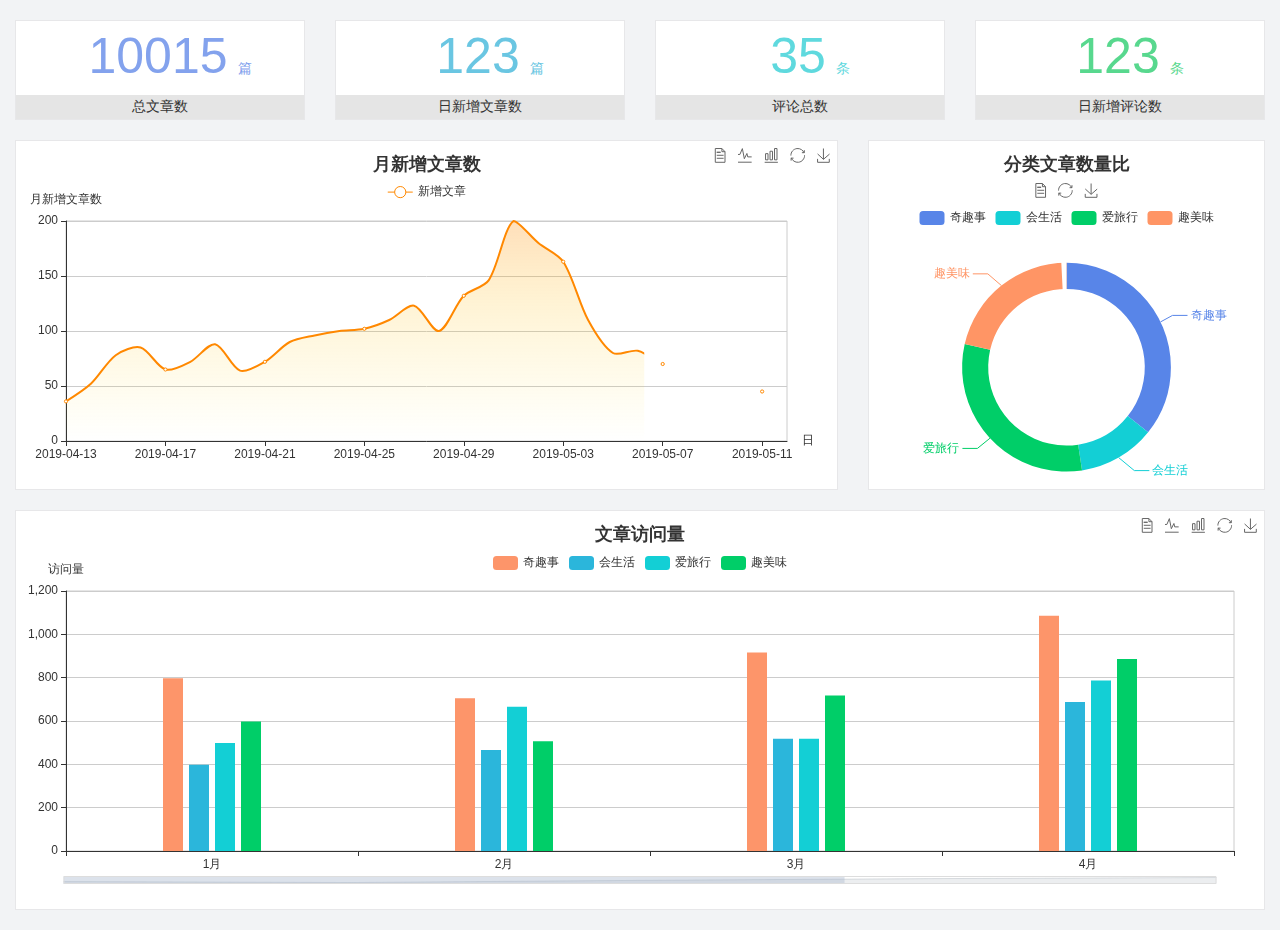
<file: home/dashboard.html>
<!DOCTYPE html>
<html lang="en">

<head>
  <meta charset="UTF-8">
  <meta name="viewport" content="width=device-width, initial-scale=1.0">
  <meta http-equiv="X-UA-Compatible" content="ie=edge">
  <title>图表统计</title>
  <link rel="stylesheet" href="../assets/lib/bootstrap.css" />
  <link rel="stylesheet" href="../assets/lib/main.css" />
  <script src="../assets/lib/jquery.js"></script>
  <script type="text/javascript" src="../assets/lib/echarts.min.js"></script>
</head>

<body>
  <div class="container-fluid">
    <div class="row spannel_list">
      <div class="col-sm-3 col-xs-6">
        <div class="spannel">
          <em>10015</em><span>篇</span>
          <b>总文章数</b>
        </div>
      </div>
      <div class="col-sm-3 col-xs-6">
        <div class="spannel scolor01">
          <em>123</em><span>篇</span>
          <b>日新增文章数</b>
        </div>
      </div>
      <div class="col-sm-3 col-xs-6">
        <div class="spannel scolor02">
          <em>35</em><span>条</span>
          <b>评论总数</b>
        </div>
      </div>
      <div class="col-sm-3 col-xs-6">
        <div class="spannel scolor03">
          <em>123</em><span>条</span>
          <b>日新增评论数</b>
        </div>
      </div>
    </div>
  </div>

  <div class="container-fluid">
    <div class="row curve-pie">
      <div class="col-lg-8 col-md-8">
        <div class="gragh_pannel" id="curve_show"></div>
      </div>
      <div class="col-lg-4 col-md-4">
        <div class="gragh_pannel" id="pie_show"></div>
      </div>
    </div>
  </div>

  <div class="container-fluid">
    <div class="column_pannel" id="column_show"></div>
  </div>

  <script>
    var oChart = echarts.init(document.getElementById('curve_show'));
    var aList_all = [
      { 'count': 36, 'date': '2019-04-13' },
      { 'count': 52, 'date': '2019-04-14' },
      { 'count': 78, 'date': '2019-04-15' },
      { 'count': 85, 'date': '2019-04-16' },
      { 'count': 65, 'date': '2019-04-17' },
      { 'count': 72, 'date': '2019-04-18' },
      { 'count': 88, 'date': '2019-04-19' },
      { 'count': 64, 'date': '2019-04-20' },
      { 'count': 72, 'date': '2019-04-21' },
      { 'count': 90, 'date': '2019-04-22' },
      { 'count': 96, 'date': '2019-04-23' },
      { 'count': 100, 'date': '2019-04-24' },
      { 'count': 102, 'date': '2019-04-25' },
      { 'count': 110, 'date': '2019-04-26' },
      { 'count': 123, 'date': '2019-04-27' },
      { 'count': 100, 'date': '2019-04-28' },
      { 'count': 132, 'date': '2019-04-29' },
      { 'count': 146, 'date': '2019-04-30' },
      { 'count': 200, 'date': '2019-05-01' },
      { 'count': 180, 'date': '2019-05-02' },
      { 'count': 163, 'date': '2019-05-03' },
      { 'count': 110, 'date': '2019-05-04' },
      { 'count': 80, 'date': '2019-05-05' },
      { 'count': 82, 'date': '2019-05-06' },
      { 'count': 70, 'date': '2019-05-07' },
      { 'count': 65, 'date': '2019-05-08' },
      { 'count': 54, 'date': '2019-05-09' },
      { 'count': 40, 'date': '2019-05-10' },
      { 'count': 45, 'date': '2019-05-11' },
      { 'count': 38, 'date': '2019-05-12' },
    ];

    let aCount = [];
    let aDate = [];

    for (var i = 0; i < aList_all.length; i++) {
      aCount.push(aList_all[i].count);
      aDate.push(aList_all[i].date);
    }

    var chartopt = {
      title: {
        text: '月新增文章数',
        left: 'center',
        top: '10'
      },
      tooltip: {
        trigger: 'axis'
      },
      legend: {
        data: ['新增文章'],
        top: '40'
      },
      toolbox: {
        show: true,
        feature: {
          mark: { show: true },
          dataView: { show: true, readOnly: false },
          magicType: { show: true, type: ['line', 'bar'] },
          restore: { show: true },
          saveAsImage: { show: true }
        }
      },
      calculable: true,
      xAxis: [
        {
          name: '日',
          type: 'category',
          boundaryGap: false,
          data: aDate
        }
      ],
      yAxis: [
        {
          name: '月新增文章数',
          type: 'value'
        }
      ],
      series: [
        {
          name: '新增文章',
          type: 'line',
          smooth: true,
          itemStyle: { normal: { areaStyle: { type: 'default' }, color: '#f80' }, lineStyle: { color: '#f80' } },
          data: aCount
        }],
      areaStyle: {
        normal: {
          color: new echarts.graphic.LinearGradient(0, 0, 0, 1, [{
            offset: 0,
            color: 'rgba(255,136,0,0.39)'
          }, {
            offset: .34,
            color: 'rgba(255,180,0,0.25)'
          }, {
            offset: 1,
            color: 'rgba(255,222,0,0.00)'
          }])

        }
      },
      grid: {
        show: true,
        x: 50,
        x2: 50,
        y: 80,
        height: 220
      }
    };

    oChart.setOption(chartopt);


    var oPie = echarts.init(document.getElementById('pie_show'));
    var oPieopt =
    {
      title: {
        top: 10,
        text: '分类文章数量比',
        x: 'center'
      },
      tooltip: {
        trigger: 'item',
        formatter: "{a} <br/>{b} : {c} ({d}%)"
      },
      color: ['#5885e8', '#13cfd5', '#00ce68', '#ff9565'],
      legend: {
        x: 'center',
        top: 65,
        data: ['奇趣事', '会生活', '爱旅行', '趣美味']
      },
      toolbox: {
        show: true,
        x: 'center',
        top: 35,
        feature: {
          mark: { show: true },
          dataView: { show: true, readOnly: false },
          magicType: {
            show: true,
            type: ['pie', 'funnel'],
            option: {
              funnel: {
                x: '25%',
                width: '50%',
                funnelAlign: 'left',
                max: 1548
              }
            }
          },
          restore: { show: true },
          saveAsImage: { show: true }
        }
      },
      calculable: true,
      series: [
        {
          name: '访问来源',
          type: 'pie',
          radius: ['45%', '60%'],
          center: ['50%', '65%'],
          data: [
            { value: 300, name: '奇趣事' },
            { value: 100, name: '会生活' },
            { value: 260, name: '爱旅行' },
            { value: 180, name: '趣美味' }
          ]
        }
      ]
    };
    oPie.setOption(oPieopt);



    var oColumn = this.echarts.init(document.getElementById('column_show'));
    var oColumnopt =
    {
      title: {
        text: '文章访问量',
        left: 'center',
        top: '10'
      },
      tooltip: {
        trigger: 'axis'
      },
      legend: {
        data: ['奇趣事', '会生活', '爱旅行', '趣美味'],
        top: '40'
      },
      toolbox: {
        show: true,
        feature: {
          mark: { show: true },
          dataView: { show: true, readOnly: false },
          magicType: { show: true, type: ['line', 'bar'] },
          restore: { show: true },
          saveAsImage: { show: true }
        }
      },
      calculable: true,
      xAxis: [
        {
          type: 'category',
          data: ['1月', '2月', '3月', '4月', '5月']
        }
      ],
      yAxis: [
        {
          name: '访问量',
          type: 'value'
        }
      ],
      series: [
        {
          name: '奇趣事',
          type: 'bar',
          barWidth: 20,
          itemStyle: {
            normal: { areaStyle: { type: 'default' }, color: '#fd956a' }
          },
          data: [800, 708, 920, 1090, 1200]
        },
        {
          name: '会生活',
          type: 'bar',
          barWidth: 20,
          itemStyle: {
            normal: { areaStyle: { type: 'default' }, color: '#2bb6db' }
          },
          data: [400, 468, 520, 690, 800]
        },
        {
          name: '爱旅行',
          type: 'bar',
          barWidth: 20,
          itemStyle: {
            normal: { areaStyle: { type: 'default' }, color: '#13cfd5' }
          },
          data: [500, 668, 520, 790, 900]
        },
        {
          name: '趣美味',
          type: 'bar',
          barWidth: 20,
          itemStyle: {
            normal: { areaStyle: { type: 'default' }, color: '#00ce68' }
          },
          data: [600, 508, 720, 890, 1000]
        }
      ],
      grid: {
        show: true,
        x: 50,
        x2: 30,
        y: 80,
        height: 260
      },
      dataZoom: [//给x轴设置滚动条
        {
          start: 0,//默认为0
          end: 100 - 1000 / 31,//默认为100
          type: 'slider',
          show: true,
          xAxisIndex: [0],
          handleSize: 0,//滑动条的 左右2个滑动条的大小
          height: 8,//组件高度
          left: 45, //左边的距离
          right: 50,//右边的距离
          bottom: 26,//右边的距离
          handleColor: '#ddd',//h滑动图标的颜色
          handleStyle: {
            borderColor: "#cacaca",
            borderWidth: "1",
            shadowBlur: 2,
            background: "#ddd",
            shadowColor: "#ddd",
          }
        }]
    };
    oColumn.setOption(oColumnopt);
  </script>
</body>

</html>
</file>
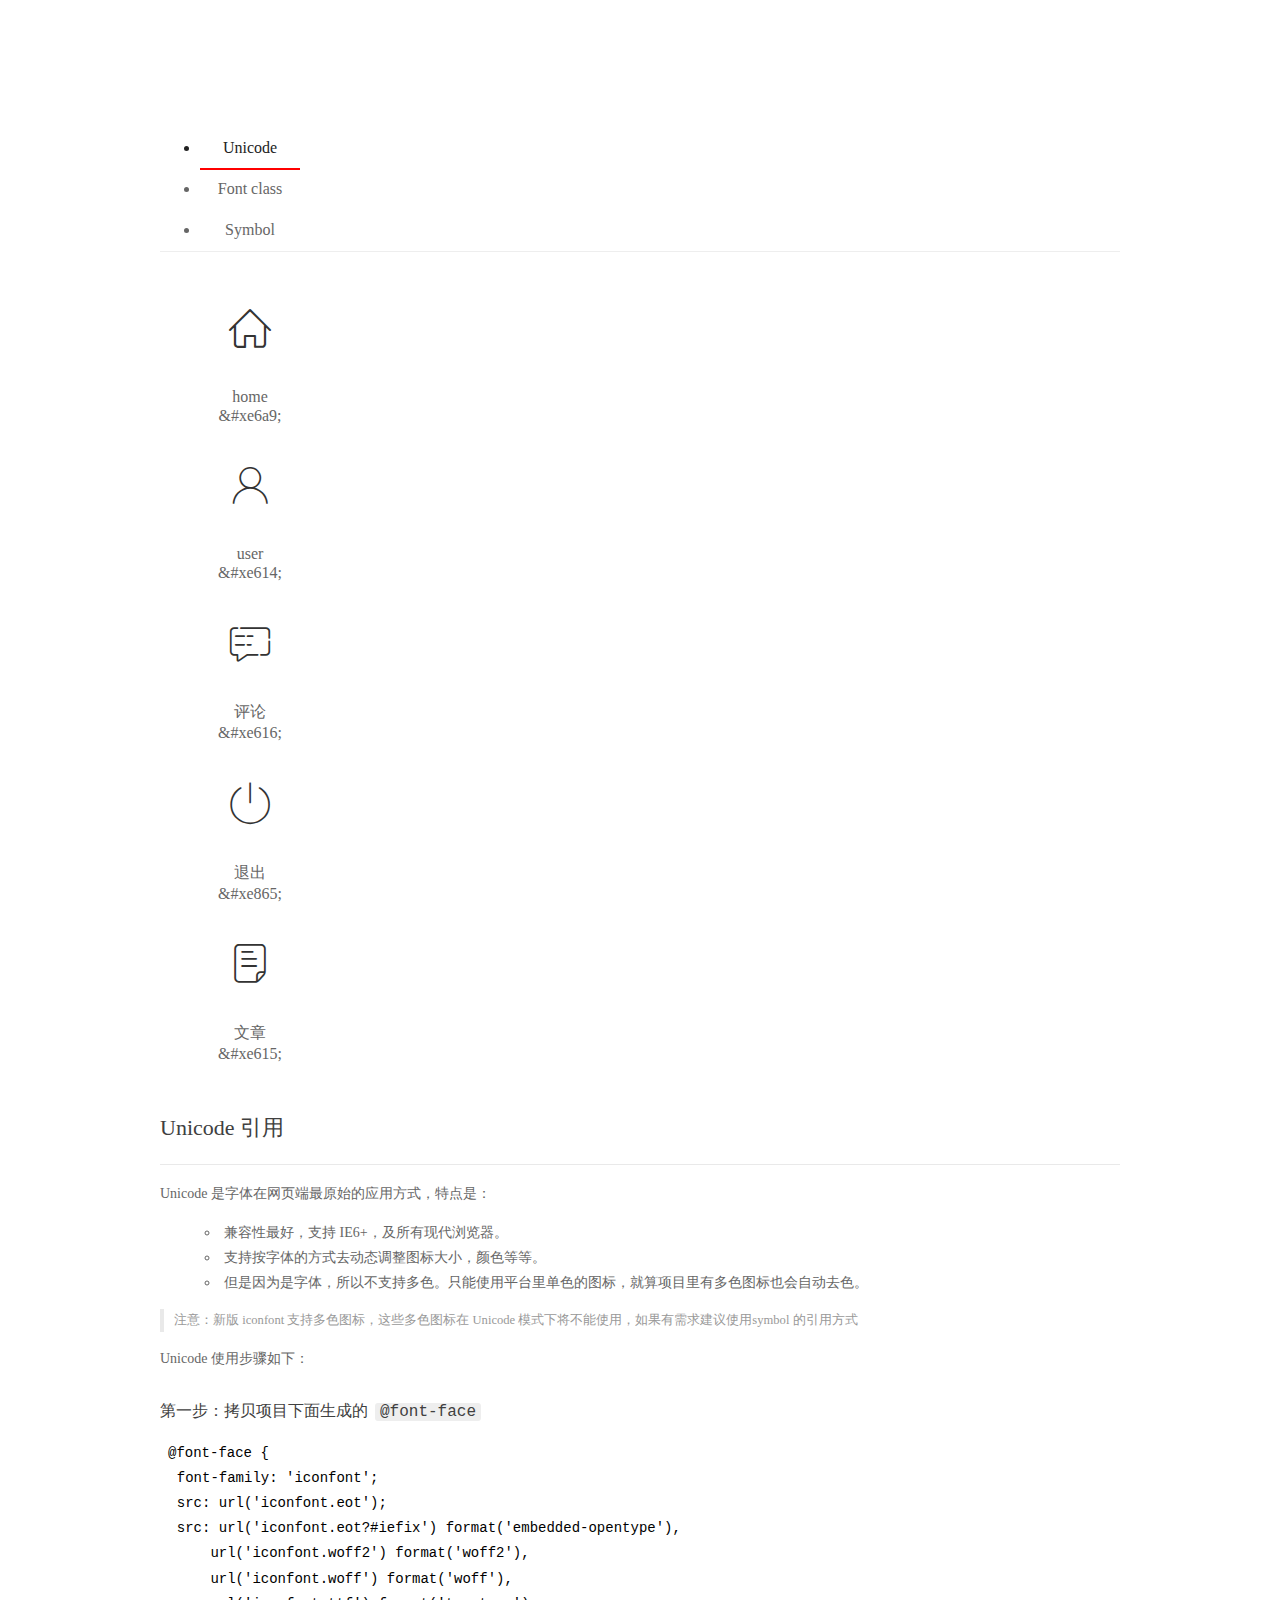
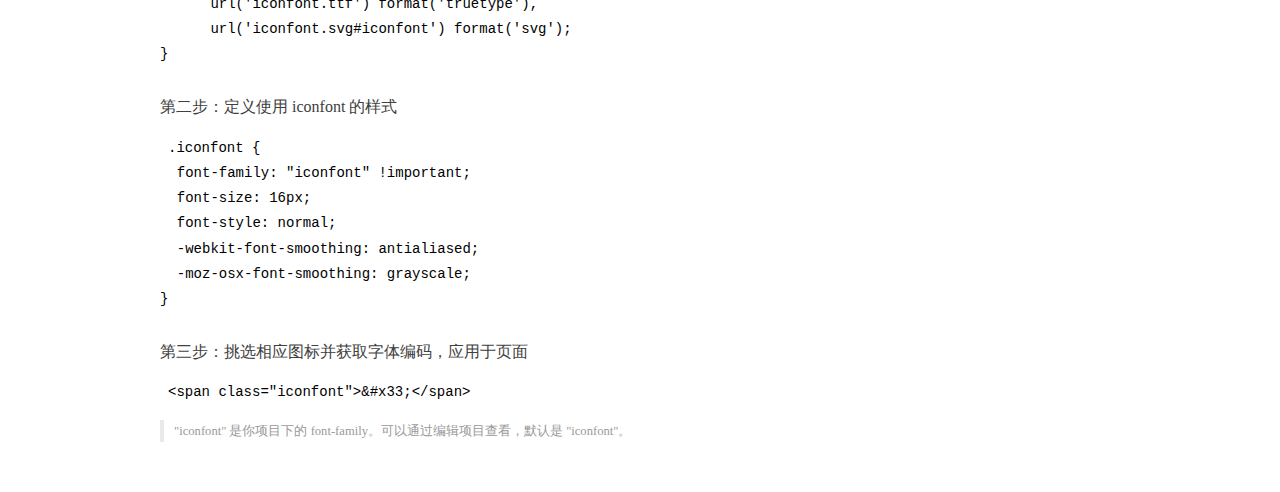
<file: assets/fonts/demo_index.html>
<!DOCTYPE html>
<html>
<head>
  <meta charset="utf-8"/>
  <title>IconFont Demo</title>
  <link rel="shortcut icon" href="https://gtms04.alicdn.com/tps/i4/TB1_oz6GVXXXXaFXpXXJDFnIXXX-64-64.ico" type="image/x-icon"/>
  <link rel="stylesheet" href="https://g.alicdn.com/thx/cube/1.3.2/cube.min.css">
  <link rel="stylesheet" href="demo.css">
  <link rel="stylesheet" href="iconfont.css">
  <script src="iconfont.js"></script>
  <!-- jQuery -->
  <script src="https://a1.alicdn.com/oss/uploads/2018/12/26/7bfddb60-08e8-11e9-9b04-53e73bb6408b.js"></script>
  <!-- 代码高亮 -->
  <script src="https://a1.alicdn.com/oss/uploads/2018/12/26/a3f714d0-08e6-11e9-8a15-ebf944d7534c.js"></script>
</head>
<body>
  <div class="main">
    <h1 class="logo"><a href="https://www.iconfont.cn/" title="iconfont 首页" target="_blank">&#xe86b;</a></h1>
    <div class="nav-tabs">
      <ul id="tabs" class="dib-box">
        <li class="dib active"><span>Unicode</span></li>
        <li class="dib"><span>Font class</span></li>
        <li class="dib"><span>Symbol</span></li>
      </ul>
      
    </div>
    <div class="tab-container">
      <div class="content unicode" style="display: block;">
          <ul class="icon_lists dib-box">
          
            <li class="dib">
              <span class="icon iconfont">&#xe6a9;</span>
                <div class="name">home</div>
                <div class="code-name">&amp;#xe6a9;</div>
              </li>
          
            <li class="dib">
              <span class="icon iconfont">&#xe614;</span>
                <div class="name">user</div>
                <div class="code-name">&amp;#xe614;</div>
              </li>
          
            <li class="dib">
              <span class="icon iconfont">&#xe616;</span>
                <div class="name">评论</div>
                <div class="code-name">&amp;#xe616;</div>
              </li>
          
            <li class="dib">
              <span class="icon iconfont">&#xe865;</span>
                <div class="name">退出</div>
                <div class="code-name">&amp;#xe865;</div>
              </li>
          
            <li class="dib">
              <span class="icon iconfont">&#xe615;</span>
                <div class="name">文章</div>
                <div class="code-name">&amp;#xe615;</div>
              </li>
          
          </ul>
          <div class="article markdown">
          <h2 id="unicode-">Unicode 引用</h2>
          <hr>

          <p>Unicode 是字体在网页端最原始的应用方式，特点是：</p>
          <ul>
            <li>兼容性最好，支持 IE6+，及所有现代浏览器。</li>
            <li>支持按字体的方式去动态调整图标大小，颜色等等。</li>
            <li>但是因为是字体，所以不支持多色。只能使用平台里单色的图标，就算项目里有多色图标也会自动去色。</li>
          </ul>
          <blockquote>
            <p>注意：新版 iconfont 支持多色图标，这些多色图标在 Unicode 模式下将不能使用，如果有需求建议使用symbol 的引用方式</p>
          </blockquote>
          <p>Unicode 使用步骤如下：</p>
          <h3 id="-font-face">第一步：拷贝项目下面生成的 <code>@font-face</code></h3>
<pre><code class="language-css"
>@font-face {
  font-family: 'iconfont';
  src: url('iconfont.eot');
  src: url('iconfont.eot?#iefix') format('embedded-opentype'),
      url('iconfont.woff2') format('woff2'),
      url('iconfont.woff') format('woff'),
      url('iconfont.ttf') format('truetype'),
      url('iconfont.svg#iconfont') format('svg');
}
</code></pre>
          <h3 id="-iconfont-">第二步：定义使用 iconfont 的样式</h3>
<pre><code class="language-css"
>.iconfont {
  font-family: "iconfont" !important;
  font-size: 16px;
  font-style: normal;
  -webkit-font-smoothing: antialiased;
  -moz-osx-font-smoothing: grayscale;
}
</code></pre>
          <h3 id="-">第三步：挑选相应图标并获取字体编码，应用于页面</h3>
<pre>
<code class="language-html"
>&lt;span class="iconfont"&gt;&amp;#x33;&lt;/span&gt;
</code></pre>
          <blockquote>
            <p>"iconfont" 是你项目下的 font-family。可以通过编辑项目查看，默认是 "iconfont"。</p>
          </blockquote>
          </div>
      </div>
      <div class="content font-class">
        <ul class="icon_lists dib-box">
          
          <li class="dib">
            <span class="icon iconfont icon-home"></span>
            <div class="name">
              home
            </div>
            <div class="code-name">.icon-home
            </div>
          </li>
          
          <li class="dib">
            <span class="icon iconfont icon-user"></span>
            <div class="name">
              user
            </div>
            <div class="code-name">.icon-user
            </div>
          </li>
          
          <li class="dib">
            <span class="icon iconfont icon-pinglun"></span>
            <div class="name">
              评论
            </div>
            <div class="code-name">.icon-pinglun
            </div>
          </li>
          
          <li class="dib">
            <span class="icon iconfont icon-tuichu"></span>
            <div class="name">
              退出
            </div>
            <div class="code-name">.icon-tuichu
            </div>
          </li>
          
          <li class="dib">
            <span class="icon iconfont icon-16"></span>
            <div class="name">
              文章
            </div>
            <div class="code-name">.icon-16
            </div>
          </li>
          
        </ul>
        <div class="article markdown">
        <h2 id="font-class-">font-class 引用</h2>
        <hr>

        <p>font-class 是 Unicode 使用方式的一种变种，主要是解决 Unicode 书写不直观，语意不明确的问题。</p>
        <p>与 Unicode 使用方式相比，具有如下特点：</p>
        <ul>
          <li>兼容性良好，支持 IE8+，及所有现代浏览器。</li>
          <li>相比于 Unicode 语意明确，书写更直观。可以很容易分辨这个 icon 是什么。</li>
          <li>因为使用 class 来定义图标，所以当要替换图标时，只需要修改 class 里面的 Unicode 引用。</li>
          <li>不过因为本质上还是使用的字体，所以多色图标还是不支持的。</li>
        </ul>
        <p>使用步骤如下：</p>
        <h3 id="-fontclass-">第一步：引入项目下面生成的 fontclass 代码：</h3>
<pre><code class="language-html">&lt;link rel="stylesheet" href="./iconfont.css"&gt;
</code></pre>
        <h3 id="-">第二步：挑选相应图标并获取类名，应用于页面：</h3>
<pre><code class="language-html">&lt;span class="iconfont icon-xxx"&gt;&lt;/span&gt;
</code></pre>
        <blockquote>
          <p>"
            iconfont" 是你项目下的 font-family。可以通过编辑项目查看，默认是 "iconfont"。</p>
        </blockquote>
      </div>
      </div>
      <div class="content symbol">
          <ul class="icon_lists dib-box">
          
            <li class="dib">
                <svg class="icon svg-icon" aria-hidden="true">
                  <use xlink:href="#icon-home"></use>
                </svg>
                <div class="name">home</div>
                <div class="code-name">#icon-home</div>
            </li>
          
            <li class="dib">
                <svg class="icon svg-icon" aria-hidden="true">
                  <use xlink:href="#icon-user"></use>
                </svg>
                <div class="name">user</div>
                <div class="code-name">#icon-user</div>
            </li>
          
            <li class="dib">
                <svg class="icon svg-icon" aria-hidden="true">
                  <use xlink:href="#icon-pinglun"></use>
                </svg>
                <div class="name">评论</div>
                <div class="code-name">#icon-pinglun</div>
            </li>
          
            <li class="dib">
                <svg class="icon svg-icon" aria-hidden="true">
                  <use xlink:href="#icon-tuichu"></use>
                </svg>
                <div class="name">退出</div>
                <div class="code-name">#icon-tuichu</div>
            </li>
          
            <li class="dib">
                <svg class="icon svg-icon" aria-hidden="true">
                  <use xlink:href="#icon-16"></use>
                </svg>
                <div class="name">文章</div>
                <div class="code-name">#icon-16</div>
            </li>
          
          </ul>
          <div class="article markdown">
          <h2 id="symbol-">Symbol 引用</h2>
          <hr>

          <p>这是一种全新的使用方式，应该说这才是未来的主流，也是平台目前推荐的用法。相关介绍可以参考这篇<a href="">文章</a>
            这种用法其实是做了一个 SVG 的集合，与另外两种相比具有如下特点：</p>
          <ul>
            <li>支持多色图标了，不再受单色限制。</li>
            <li>通过一些技巧，支持像字体那样，通过 <code>font-size</code>, <code>color</code> 来调整样式。</li>
            <li>兼容性较差，支持 IE9+，及现代浏览器。</li>
            <li>浏览器渲染 SVG 的性能一般，还不如 png。</li>
          </ul>
          <p>使用步骤如下：</p>
          <h3 id="-symbol-">第一步：引入项目下面生成的 symbol 代码：</h3>
<pre><code class="language-html">&lt;script src="./iconfont.js"&gt;&lt;/script&gt;
</code></pre>
          <h3 id="-css-">第二步：加入通用 CSS 代码（引入一次就行）：</h3>
<pre><code class="language-html">&lt;style&gt;
.icon {
  width: 1em;
  height: 1em;
  vertical-align: -0.15em;
  fill: currentColor;
  overflow: hidden;
}
&lt;/style&gt;
</code></pre>
          <h3 id="-">第三步：挑选相应图标并获取类名，应用于页面：</h3>
<pre><code class="language-html">&lt;svg class="icon" aria-hidden="true"&gt;
  &lt;use xlink:href="#icon-xxx"&gt;&lt;/use&gt;
&lt;/svg&gt;
</code></pre>
          </div>
      </div>

    </div>
  </div>
  <script>
  $(document).ready(function () {
      $('.tab-container .content:first').show()

      $('#tabs li').click(function (e) {
        var tabContent = $('.tab-container .content')
        var index = $(this).index()

        if ($(this).hasClass('active')) {
          return
        } else {
          $('#tabs li').removeClass('active')
          $(this).addClass('active')

          tabContent.hide().eq(index).fadeIn()
        }
      })
    })
  </script>
</body>
</html>
</file>
<file: assets/lib/main.css>
body{
    font-family:'MicroSoft YaHei';
    background-color: #f2f3f5;
}
.main_wrap{
    position:fixed;
    width:100%;
    height:100%;
    left:0px;
    top:0px;
    background:url('../images/login_bg.jpg'); 
    background-size:100% 100%; 
  }
.header{
    width:1200px;
    overflow: hidden;
    margin:20px auto 0;
}
.heade .logo{
    float: left;
}
.header .copyright{
    float:right;
    font-size:12px;
    color:#fff;
    text-align:right;
    line-height:20px;
    margin-top:10px;
}
.login_form_con{
    position:absolute;
    left:50%;
    top:50%;
    margin-left:-200px;
    margin-top:-155px;
    width:400px;
    height:310px;
    background-color: #edeff0;
}

.login_form{
    position: relative;
}

.login_form .icon-user{
    position:absolute;
    font-size:16px;
    color:#999;
    left:46px;
    top:12px;
}
.login_form .icon-key{
    position:absolute;
    font-size:18px;
    color:#999;
    left:46px;
    top:78px;
}
.login_title{
    height:60px;
    background:url('../images/login_title.png') center center no-repeat #fff;
}
.input_txt,.input_pass,.input_sub{
    display:block;
    width:334px;
    height:37px;
    padding:0px;
    text-indent:40px;
    border:1px solid #ddd;
    margin:27px auto 0;
    outline:none;
}
.input_sub{
    margin-top:40px;
    height:42px;
    background-color: #19b9e7;
    text-indent:0px;
    font-size:18px;
    color:#fff;
    cursor: pointer;
}
.input_sub:hover{
    background-color: #08a0cc;
}

.sider{
    position:fixed;
    left:0;
    top:0;
    bottom:0;
    width:210px;
    background-color: #323745;
}
.sider .logo{
    display:block;
    height:56px;
    background-color: #242732;
    overflow: hidden;
}
.sider .logo img{
    display:block;
    margin:6px auto 0;
}
.user_info{
    height:79px;
    border-bottom:1px solid #5a5e6b;
}

.user_info img{
    float: left;
    width:40px;
    height:40px;
    border-radius:20px;
    margin:19px 0 0 30px;
}
.user_info span{
    float: left;
    width:120px;
    font-size:12px;
    color:#fff;
    margin:23px 0 0 20px;
}
.user_info b{
    float: left;
    width: 120px;
    font-weight:normal;
    font-size:12px;
    color:#adafb5;
    margin:2px 0 0 20px;
}

.menu .level01{
    height:50px;
    line-height:50px;
}
.menu .level01 a{
    display:block;
    height:50px;
    font-size:12px;
    color:#adafb5;
    overflow: hidden;
}
.menu .level01.active a{
    background-color: #1378f0;
    color:#fff;
}
.menu .level01.active i{
    color:#fff;
}

.menu .level01 a:hover{
    background-color: #1378f0;
    color:#fff;
}
.menu .level01 a:hover i{
    color:#fff;
}
.menu .level01 i{
    color:#61646f;
    font-size:22px;
    float: left;
    margin-left:26px;
}
.menu .level01 span{
    float: left;
    margin-left:10px;
}
.menu .level01 b{
    float: right;
    margin-right:20px;
    font-weight:normal;
    transform:rotate(90deg);
    transition:all 500ms ease;
}

.menu .level01 .rotate0{
    transform:rotate(0deg);
}

.menu .level02{
    background: #242732;
    display:none;
}


.menu .level02 li{
    height:40px;
    line-height:40px;
}
.menu .level02 li a{
    display:block;
    height:40px;
    font-size:12px;
    color:#adafb5;
    overflow: hidden;
}

.menu .level02 li a:hover{
    background-color: #1378f0;
    color:#fff;
}

.menu .level02 li i{
    font-size:12px;
    float: left;
    margin-left:60px;
}
.menu .level02 li span{
    font-size:12px;
    float: left;
    margin-left:5px;
}

.menu .level02 .active a{
    color:#ffae00;
}

.header_bar{
    position:fixed;
    left:210px;
    right:0;
    top:0;
    height:56px;
    background-color: #fff;
}

.main{
    position:fixed;
    left:210px;
    top:56px;
    right:0;
    bottom:0;
    background-color: #f2f3f5;
}

.search_form{
    width:218px;
    height:33px;
    border:1px solid #ddd;
    background-color: #f2f3f5;
    border-radius:16px;
    float: left;
    margin:12px 0 0 27px;
}

.search_form input{
    padding:0px;
    margin:0px;
    border:0px;
    float: left;
    background-color: #f2f3f5;
    font-size:12px;
    width:175px;
    height:31px;
    margin-left:12px;
    outline:none;
   
}

.search_form .icon-search{
    line-height:33px;
    cursor: pointer;
    font-size:18px;
    color:#abaebb;
}
.user_center_link{
    float:right;

}
.user_center_link a{
    line-height:56px;
    font-size:12px;
    color:#999;
    margin-right:15px;
}
.user_center_link a:hover{
    color:#ffae00
}

.user_center_link img{
    width:42px;
    height:42px;
    border-radius:32px;
    margin-right:10px;
}

.spannel_list{
    margin-top:20px;
}

.spannel{
	height:100px;
	overflow:hidden;
	text-align:center;
    position:relative;
    background-color: #fff;
    border:1px solid #e7e7e9;
    margin-bottom:20px;
}

.spannel em{
    font-style:normal;
	font-size:50px;
	line-height:50px;
	display:inline-block;
	margin:10px 0 0 20px;
	font-family:'Arial';
	color:#83a2ed;
}

.spannel span{
	font-size:14px;
	display:inline-block;
	color:#83a2ed;
	margin-left:10px;
}

.spannel b{
	position:absolute;
	left:0;
	bottom:0;
	width:100%;
	line-height:24px;
	background:#e5e5e5;
	color:#333;
	font-size:14px;
	font-weight:normal;
}

.scolor01 em,.scolor01 span{
	color:#6ac6e2;
}

.scolor02 em,.scolor02 span{
	color:#5fd9de;
}

.scolor03 em,.scolor03 span{
	color:#58d88e;
}


.gragh_pannel{
    height:350px;
    border:1px solid #e7e7e9;
    background-color: #fff!important; 
    margin-bottom:20px;  
}

.column_pannel{
    margin-bottom:20px;
    height:400px;
    border:1px solid #e7e7e9;
    background-color: #fff!important;   
}

.common_title{
    line-height:42px;
    background-color: #fbfbfb;
    border:1px solid #e7e7e9;
    margin-top:20px;
    text-indent: 15px;
    font-size:14px;
    color:#333;
}

.common_con{
    border:1px solid #e7e7e9;
    border-top:0px;
    background-color: #fff;
    padding-bottom:20px;
    margin-bottom:20px;
}
.opt_btns{
    margin-top:20px;
}

.mp20{
    margin-top:20px;
}

.pagination{   
   margin:0;
}

.article_form{
    margin-top:20px;
}

.form-group{
    margin-bottom:25px;
}

.form-group label{
    font-weight:normal;
    color:#666;
}

.icon-icondate{
    line-height:16px;
}

.user_pic{
    width:100px;
    height:100px;
    margin-bottom:10px;
}

.article_cover{
    width:200px;
    height:200px;
    margin-bottom:10px;
}
</file>
<file: assets/fonts/demo.css>
/* Logo 字体 */
@font-face {
  font-family: "iconfont logo";
  src: url('https://at.alicdn.com/t/font_985780_km7mi63cihi.eot?t=1545807318834');
  src: url('https://at.alicdn.com/t/font_985780_km7mi63cihi.eot?t=1545807318834#iefix') format('embedded-opentype'),
    url('https://at.alicdn.com/t/font_985780_km7mi63cihi.woff?t=1545807318834') format('woff'),
    url('https://at.alicdn.com/t/font_985780_km7mi63cihi.ttf?t=1545807318834') format('truetype'),
    url('https://at.alicdn.com/t/font_985780_km7mi63cihi.svg?t=1545807318834#iconfont') format('svg');
}

.logo {
  font-family: "iconfont logo";
  font-size: 160px;
  font-style: normal;
  -webkit-font-smoothing: antialiased;
  -moz-osx-font-smoothing: grayscale;
}

/* tabs */
.nav-tabs {
  position: relative;
}

.nav-tabs .nav-more {
  position: absolute;
  right: 0;
  bottom: 0;
  height: 42px;
  line-height: 42px;
  color: #666;
}

#tabs {
  border-bottom: 1px solid #eee;
}

#tabs li {
  cursor: pointer;
  width: 100px;
  height: 40px;
  line-height: 40px;
  text-align: center;
  font-size: 16px;
  border-bottom: 2px solid transparent;
  position: relative;
  z-index: 1;
  margin-bottom: -1px;
  color: #666;
}


#tabs .active {
  border-bottom-color: #f00;
  color: #222;
}

.tab-container .content {
  display: none;
}

/* 页面布局 */
.main {
  padding: 30px 100px;
  width: 960px;
  margin: 0 auto;
}

.main .logo {
  color: #333;
  text-align: left;
  margin-bottom: 30px;
  line-height: 1;
  height: 110px;
  margin-top: -50px;
  overflow: hidden;
  *zoom: 1;
}

.main .logo a {
  font-size: 160px;
  color: #333;
}

.helps {
  margin-top: 40px;
}

.helps pre {
  padding: 20px;
  margin: 10px 0;
  border: solid 1px #e7e1cd;
  background-color: #fffdef;
  overflow: auto;
}

.icon_lists {
  width: 100% !important;
  overflow: hidden;
  *zoom: 1;
}

.icon_lists li {
  width: 100px;
  margin-bottom: 10px;
  margin-right: 20px;
  text-align: center;
  list-style: none !important;
  cursor: default;
}

.icon_lists li .code-name {
  line-height: 1.2;
}

.icon_lists .icon {
  display: block;
  height: 100px;
  line-height: 100px;
  font-size: 42px;
  margin: 10px auto;
  color: #333;
  -webkit-transition: font-size 0.25s linear, width 0.25s linear;
  -moz-transition: font-size 0.25s linear, width 0.25s linear;
  transition: font-size 0.25s linear, width 0.25s linear;
}

.icon_lists .icon:hover {
  font-size: 100px;
}

.icon_lists .svg-icon {
  /* 通过设置 font-size 来改变图标大小 */
  width: 1em;
  /* 图标和文字相邻时，垂直对齐 */
  vertical-align: -0.15em;
  /* 通过设置 color 来改变 SVG 的颜色/fill */
  fill: currentColor;
  /* path 和 stroke 溢出 viewBox 部分在 IE 下会显示
      normalize.css 中也包含这行 */
  overflow: hidden;
}

.icon_lists li .name,
.icon_lists li .code-name {
  color: #666;
}

/* markdown 样式 */
.markdown {
  color: #666;
  font-size: 14px;
  line-height: 1.8;
}

.highlight {
  line-height: 1.5;
}

.markdown img {
  vertical-align: middle;
  max-width: 100%;
}

.markdown h1 {
  color: #404040;
  font-weight: 500;
  line-height: 40px;
  margin-bottom: 24px;
}

.markdown h2,
.markdown h3,
.markdown h4,
.markdown h5,
.markdown h6 {
  color: #404040;
  margin: 1.6em 0 0.6em 0;
  font-weight: 500;
  clear: both;
}

.markdown h1 {
  font-size: 28px;
}

.markdown h2 {
  font-size: 22px;
}

.markdown h3 {
  font-size: 16px;
}

.markdown h4 {
  font-size: 14px;
}

.markdown h5 {
  font-size: 12px;
}

.markdown h6 {
  font-size: 12px;
}

.markdown hr {
  height: 1px;
  border: 0;
  background: #e9e9e9;
  margin: 16px 0;
  clear: both;
}

.markdown p {
  margin: 1em 0;
}

.markdown>p,
.markdown>blockquote,
.markdown>.highlight,
.markdown>ol,
.markdown>ul {
  width: 80%;
}

.markdown ul>li {
  list-style: circle;
}

.markdown>ul li,
.markdown blockquote ul>li {
  margin-left: 20px;
  padding-left: 4px;
}

.markdown>ul li p,
.markdown>ol li p {
  margin: 0.6em 0;
}

.markdown ol>li {
  list-style: decimal;
}

.markdown>ol li,
.markdown blockquote ol>li {
  margin-left: 20px;
  padding-left: 4px;
}

.markdown code {
  margin: 0 3px;
  padding: 0 5px;
  background: #eee;
  border-radius: 3px;
}

.markdown strong,
.markdown b {
  font-weight: 600;
}

.markdown>table {
  border-collapse: collapse;
  border-spacing: 0px;
  empty-cells: show;
  border: 1px solid #e9e9e9;
  width: 95%;
  margin-bottom: 24px;
}

.markdown>table th {
  white-space: nowrap;
  color: #333;
  font-weight: 600;
}

.markdown>table th,
.markdown>table td {
  border: 1px solid #e9e9e9;
  padding: 8px 16px;
  text-align: left;
}

.markdown>table th {
  background: #F7F7F7;
}

.markdown blockquote {
  font-size: 90%;
  color: #999;
  border-left: 4px solid #e9e9e9;
  padding-left: 0.8em;
  margin: 1em 0;
}

.markdown blockquote p {
  margin: 0;
}

.markdown .anchor {
  opacity: 0;
  transition: opacity 0.3s ease;
  margin-left: 8px;
}

.markdown .waiting {
  color: #ccc;
}

.markdown h1:hover .anchor,
.markdown h2:hover .anchor,
.markdown h3:hover .anchor,
.markdown h4:hover .anchor,
.markdown h5:hover .anchor,
.markdown h6:hover .anchor {
  opacity: 1;
  display: inline-block;
}

.markdown>br,
.markdown>p>br {
  clear: both;
}


.hljs {
  display: block;
  background: white;
  padding: 0.5em;
  color: #333333;
  overflow-x: auto;
}

.hljs-comment,
.hljs-meta {
  color: #969896;
}

.hljs-string,
.hljs-variable,
.hljs-template-variable,
.hljs-strong,
.hljs-emphasis,
.hljs-quote {
  color: #df5000;
}

.hljs-keyword,
.hljs-selector-tag,
.hljs-type {
  color: #a71d5d;
}

.hljs-literal,
.hljs-symbol,
.hljs-bullet,
.hljs-attribute {
  color: #0086b3;
}

.hljs-section,
.hljs-name {
  color: #63a35c;
}

.hljs-tag {
  color: #333333;
}

.hljs-title,
.hljs-attr,
.hljs-selector-id,
.hljs-selector-class,
.hljs-selector-attr,
.hljs-selector-pseudo {
  color: #795da3;
}

.hljs-addition {
  color: #55a532;
  background-color: #eaffea;
}

.hljs-deletion {
  color: #bd2c00;
  background-color: #ffecec;
}

.hljs-link {
  text-decoration: underline;
}

/* 代码高亮 */
/* PrismJS 1.15.0
https://prismjs.com/download.html#themes=prism&languages=markup+css+clike+javascript */
/**
 * prism.js default theme for JavaScript, CSS and HTML
 * Based on dabblet (http://dabblet.com)
 * @author Lea Verou
 */
code[class*="language-"],
pre[class*="language-"] {
  color: black;
  background: none;
  text-shadow: 0 1px white;
  font-family: Consolas, Monaco, 'Andale Mono', 'Ubuntu Mono', monospace;
  text-align: left;
  white-space: pre;
  word-spacing: normal;
  word-break: normal;
  word-wrap: normal;
  line-height: 1.5;

  -moz-tab-size: 4;
  -o-tab-size: 4;
  tab-size: 4;

  -webkit-hyphens: none;
  -moz-hyphens: none;
  -ms-hyphens: none;
  hyphens: none;
}

pre[class*="language-"]::-moz-selection,
pre[class*="language-"] ::-moz-selection,
code[class*="language-"]::-moz-selection,
code[class*="language-"] ::-moz-selection {
  text-shadow: none;
  background: #b3d4fc;
}

pre[class*="language-"]::selection,
pre[class*="language-"] ::selection,
code[class*="language-"]::selection,
code[class*="language-"] ::selection {
  text-shadow: none;
  background: #b3d4fc;
}

@media print {

  code[class*="language-"],
  pre[class*="language-"] {
    text-shadow: none;
  }
}

/* Code blocks */
pre[class*="language-"] {
  padding: 1em;
  margin: .5em 0;
  overflow: auto;
}

:not(pre)>code[class*="language-"],
pre[class*="language-"] {
  background: #f5f2f0;
}

/* Inline code */
:not(pre)>code[class*="language-"] {
  padding: .1em;
  border-radius: .3em;
  white-space: normal;
}

.token.comment,
.token.prolog,
.token.doctype,
.token.cdata {
  color: slategray;
}

.token.punctuation {
  color: #999;
}

.namespace {
  opacity: .7;
}

.token.property,
.token.tag,
.token.boolean,
.token.number,
.token.constant,
.token.symbol,
.token.deleted {
  color: #905;
}

.token.selector,
.token.attr-name,
.token.string,
.token.char,
.token.builtin,
.token.inserted {
  color: #690;
}

.token.operator,
.token.entity,
.token.url,
.language-css .token.string,
.style .token.string {
  color: #9a6e3a;
  background: hsla(0, 0%, 100%, .5);
}

.token.atrule,
.token.attr-value,
.token.keyword {
  color: #07a;
}

.token.function,
.token.class-name {
  color: #DD4A68;
}

.token.regex,
.token.important,
.token.variable {
  color: #e90;
}

.token.important,
.token.bold {
  font-weight: bold;
}

.token.italic {
  font-style: italic;
}

.token.entity {
  cursor: help;
}
</file>
<file: assets/fonts/iconfont.css>
@font-face {font-family: "iconfont";
  src: url('iconfont.eot?t=1576139966484'); /* IE9 */
  src: url('iconfont.eot?t=1576139966484#iefix') format('embedded-opentype'), /* IE6-IE8 */
  url('[data-uri]') format('woff2'),
  url('iconfont.woff?t=1576139966484') format('woff'),
  url('iconfont.ttf?t=1576139966484') format('truetype'), /* chrome, firefox, opera, Safari, Android, iOS 4.2+ */
  url('iconfont.svg?t=1576139966484#iconfont') format('svg'); /* iOS 4.1- */
}

.iconfont {
  font-family: "iconfont" !important;
  font-size: 16px;
  font-style: normal;
  -webkit-font-smoothing: antialiased;
  -moz-osx-font-smoothing: grayscale;
}

.icon-home:before {
  content: "\e6a9";
}

.icon-user:before {
  content: "\e614";
}

.icon-pinglun:before {
  content: "\e616";
}

.icon-tuichu:before {
  content: "\e865";
}

.icon-16:before {
  content: "\e615";
}
</file>
